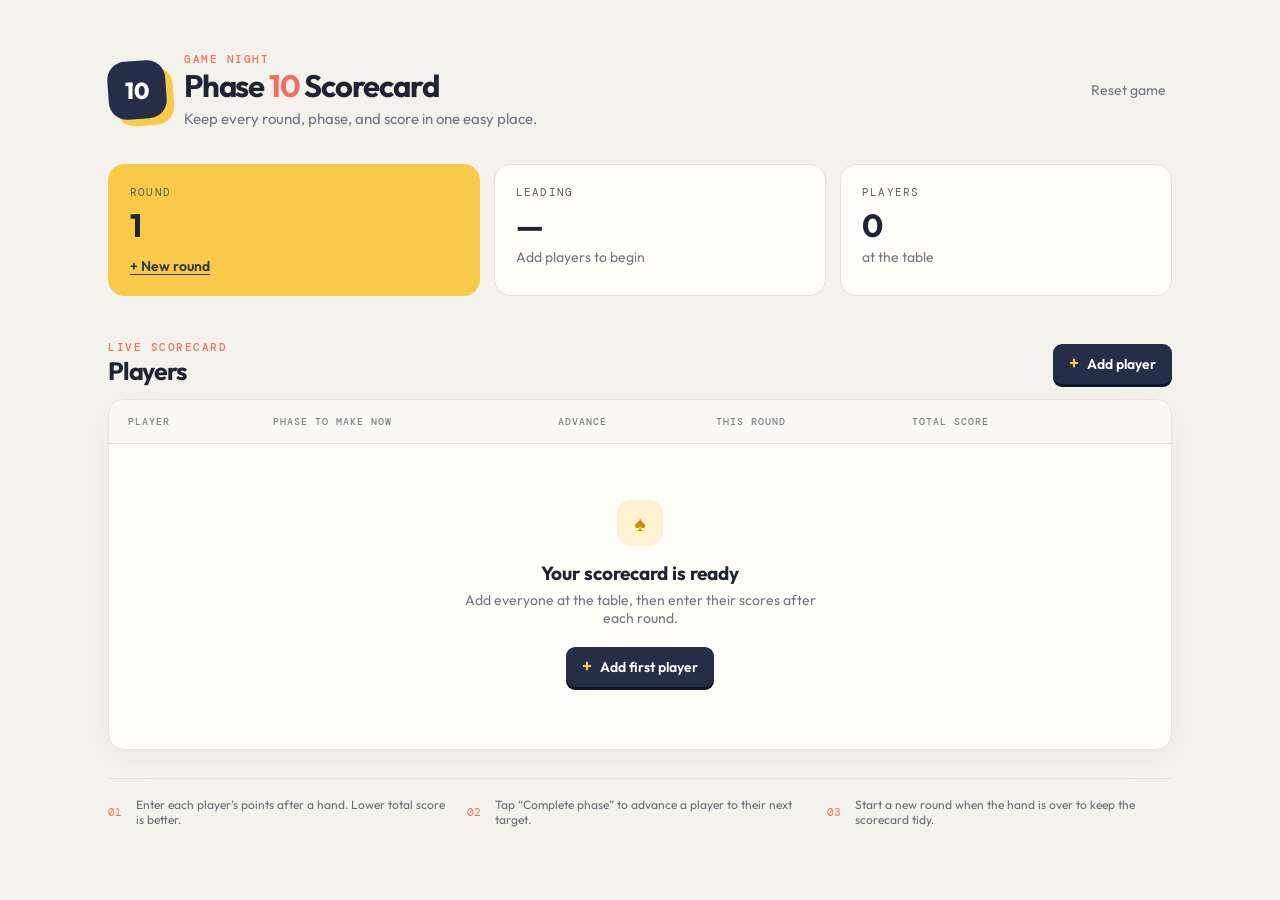
<file: index.html>
<!doctype html>
<html lang="en">
  <head>
    <meta charset="UTF-8" />
    <meta name="viewport" content="width=device-width, initial-scale=1.0" />
    <title>Phase 10 Scorecard</title>
    <link rel="preconnect" href="https://fonts.googleapis.com" />
    <link rel="preconnect" href="https://fonts.gstatic.com" crossorigin />
    <link href="https://fonts.googleapis.com/css2?family=DM+Mono:wght@400;500&family=Outfit:wght@400;500;600;700;800&display=swap" rel="stylesheet" />
    <link rel="stylesheet" href="styles.css" />
    <style>
      .phase-cell { display: flex; align-items: center; gap: 9px; }
      .phase-value { font-family: "DM Mono", monospace; font-size: 13px; font-weight: 500; white-space: nowrap; }
      .phase-actions { display: flex; align-items: center; gap: 5px; }
      .complete-phase-button { border: 1px solid #b9e5d6; border-radius: 99px; padding: 6px 9px; background: #e9f7f1; color: #28745f; font-size: 11px; font-weight: 600; white-space: nowrap; }
      .complete-phase-button:hover { background: #ccefe2; }
      .phase-down { width: 23px; height: 23px; border: 1px solid #ddd9d0; border-radius: 5px; background: #fff; color: #676a74; font-size: 16px; line-height: 1; }
      .phase-down:hover { background: #f2f1ed; color: var(--ink); }
      dialog textarea { width: 100%; border: 1px solid #d9d6cf; border-radius: 8px; padding: 11px 12px; outline: none; resize: vertical; }
      dialog textarea:focus { border-color: var(--coral); box-shadow: 0 0 0 3px rgba(243,111,93,.12); }
      .field-hint { margin: 7px 0 0; color: var(--muted); font-size: 12px; }
      @media (max-width: 720px) { table { min-width: 780px; } }
    </style>
  </head>
  <body>
    <main class="app-shell">
      <header class="hero">
        <div class="brand-mark" aria-hidden="true"><span>10</span></div>
        <div>
          <p class="eyebrow">GAME NIGHT</p>
          <h1>Phase <em>10</em> Scorecard</h1>
          <p class="subtitle">Keep every round, phase, and score in one easy place.</p>
        </div>
        <button id="reset-game" class="text-button" type="button">Reset game</button>
      </header>

      <section class="dashboard" aria-label="Game summary">
        <article class="stat-card accent-yellow">
          <span class="stat-label">ROUND</span>
          <strong id="round-number">1</strong>
          <button id="new-round" type="button">+ New round</button>
        </article>
        <article class="stat-card">
          <span class="stat-label">LEADING</span>
          <strong id="leader-name">—</strong>
          <span id="leader-detail" class="stat-detail">Add players to begin</span>
        </article>
        <article class="stat-card">
          <span class="stat-label">PLAYERS</span>
          <strong id="player-count">0</strong>
          <span class="stat-detail">at the table</span>
        </article>
      </section>

      <section class="scorecard-section">
        <div class="section-heading">
          <div>
            <p class="eyebrow">LIVE SCORECARD</p>
            <h2>Players</h2>
          </div>
          <button id="add-player" class="primary-button" type="button"><span>+</span> Add player</button>
        </div>

        <div class="table-wrap">
          <table>
            <thead>
              <tr>
                <th>PLAYER</th>
                <th>PHASE TO MAKE NOW</th>
                <th>ADVANCE</th>
                <th>THIS ROUND</th>
                <th>TOTAL SCORE</th>
                <th aria-label="Actions"></th>
              </tr>
            </thead>
            <tbody id="player-list"></tbody>
          </table>
          <div id="empty-state" class="empty-state">
            <div class="empty-icon">♠</div>
            <h3>Your scorecard is ready</h3>
            <p>Add everyone at the table, then enter their scores after each round.</p>
            <button id="empty-add-player" class="primary-button" type="button"><span>+</span> Add first player</button>
          </div>
        </div>
      </section>

      <section class="how-it-works">
        <div class="tip-number">01</div><p>Enter each player’s points after a hand. Lower total score is better.</p>
        <div class="tip-number">02</div><p>Tap “Complete phase” to advance a player to their next target.</p>
        <div class="tip-number">03</div><p>Start a new round when the hand is over to keep the scorecard tidy.</p>
      </section>
    </main>

    <dialog id="player-dialog">
      <form id="player-form" method="dialog">
        <button class="dialog-close" value="cancel" aria-label="Close" type="submit">×</button>
        <p class="eyebrow">NEW PLAYER</p>
        <h2>Add to the table</h2>
        <label for="player-name">Player names</label>
        <textarea id="player-name" name="player-name" rows="5" maxlength="250" placeholder="One name per line&#10;e.g. Jamie&#10;Alex&#10;Morgan" autocomplete="off" required></textarea>
        <p class="field-hint">Add several players at once—enter one name per line.</p>
        <div class="dialog-actions">
          <button class="secondary-button" value="cancel" type="submit">Cancel</button>
          <button class="primary-button" id="save-player" value="default" type="submit">Add player</button>
        </div>
      </form>
    </dialog>

    <template id="player-row-template">
      <tr>
        <td><div class="player-cell"><span class="avatar"></span><input class="name-input" aria-label="Player name" maxlength="22" /></div></td>
        <td><span class="phase-value">Phase 1</span></td>
        <td><div class="phase-actions"><button class="complete-phase-button" type="button">Complete phase</button><button class="phase-down" type="button" aria-label="Previous phase">−</button></div></td>
        <td><input class="score-input" type="number" min="0" max="999" inputmode="numeric" value="0" aria-label="Score this round" /></td>
        <td class="total-score">0</td>
        <td><button class="remove-button" type="button" aria-label="Remove player">×</button></td>
      </tr>
    </template>
    <script src="app.js"></script>
  </body>
</html>
</file>
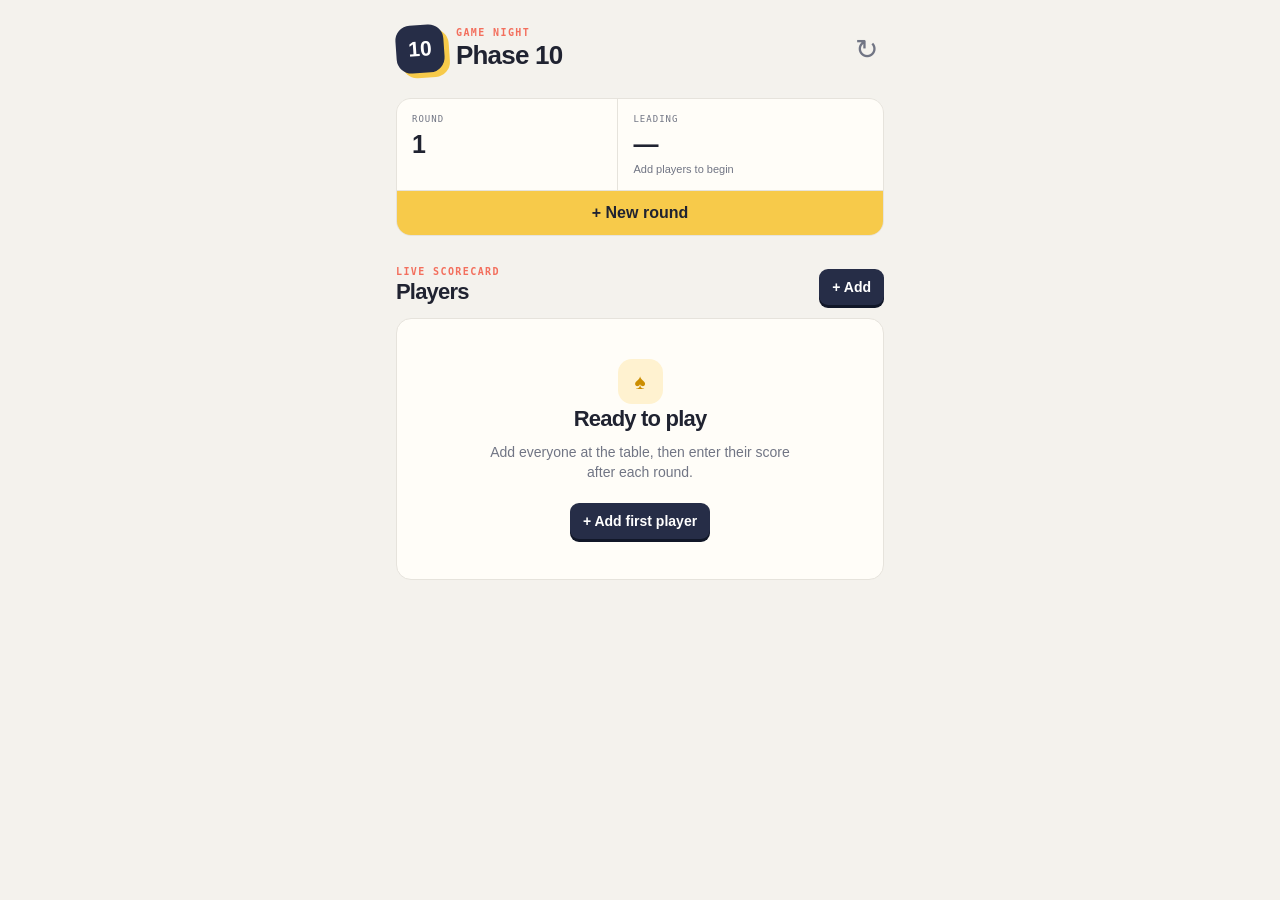
<file: ios/index.html>
<!doctype html>
<html lang="en">
  <head>
    <meta charset="utf-8">
    <meta name="viewport" content="width=device-width, initial-scale=1, viewport-fit=cover">
    <meta name="theme-color" content="#262d47">
    <meta name="apple-mobile-web-app-capable" content="yes">
    <meta name="apple-mobile-web-app-status-bar-style" content="black-translucent">
    <meta name="apple-mobile-web-app-title" content="Phase 10">
    <title>Phase 10 Scorecard</title>
    <link rel="manifest" href="manifest.webmanifest">
    <link rel="icon" href="icon.svg" type="image/svg+xml">
    <link rel="apple-touch-icon" href="icon.svg">
    <link rel="stylesheet" href="styles.css">
  </head>
  <body>
    <main>
      <header>
        <div class="app-mark" aria-hidden="true">10</div>
        <div><p>GAME NIGHT</p><h1>Phase 10</h1></div>
        <button id="reset" class="icon-button" aria-label="Reset game">↻</button>
      </header>

      <section class="summary" aria-label="Game summary">
        <div><span>ROUND</span><strong id="round">1</strong></div>
        <div><span>LEADING</span><strong id="leader">—</strong><small id="leader-detail">Add players to begin</small></div>
        <button id="new-round">+ New round</button>
      </section>

      <section class="players-section">
        <div class="section-title"><div><p>LIVE SCORECARD</p><h2>Players</h2></div><button id="add-player" class="add">+ Add</button></div>
        <div id="player-list" class="players"></div>
        <div id="empty" class="empty"><div>♠</div><h2>Ready to play</h2><p>Add everyone at the table, then enter their score after each round.</p><button class="add open-add">+ Add first player</button></div>
      </section>
    </main>

    <dialog id="player-dialog">
      <form id="player-form">
        <button type="button" class="close" aria-label="Close">×</button>
        <p>NEW PLAYER</p><h2>Add to the table</h2>
        <label for="names">Player names</label>
        <textarea id="names" rows="5" placeholder="One name per line&#10;e.g. Jamie&#10;Alex" maxlength="250" required></textarea>
        <small>Add several players at once—one name per line.</small>
        <button class="add" type="submit">Add player</button>
      </form>
    </dialog>
    <script src="app.js"></script>
    <script>if ('serviceWorker' in navigator) navigator.serviceWorker.register('./service-worker.js');</script>
  </body>
</html>
</file>
<file: styles.css>
:root { --ink:#202331; --muted:#717584; --paper:#fffdf8; --line:#e6e3dc; --yellow:#f7ca4a; --coral:#f36f5d; --mint:#74cbb5; --navy:#262d47; }
*{box-sizing:border-box} body{margin:0;background:#f4f2ed;color:var(--ink);font-family:Outfit,Arial,sans-serif} button,input{font:inherit}button{cursor:pointer}.app-shell{max-width:1120px;margin:0 auto;padding:52px 28px 36px}.hero{display:flex;align-items:center;gap:18px;margin-bottom:36px;position:relative}.brand-mark{width:58px;height:58px;display:grid;place-items:center;border-radius:18px;background:var(--navy);color:#fff;box-shadow:7px 7px 0 var(--yellow);font-weight:800;font-size:23px;transform:rotate(-4deg)}.brand-mark span{transform:rotate(4deg)}.eyebrow{margin:0 0 4px;color:var(--coral);font-family:"DM Mono",monospace;font-size:11px;font-weight:500;letter-spacing:1.5px}.hero h1,.section-heading h2,dialog h2{margin:0;font-size:31px;line-height:1.05;letter-spacing:-1.2px}.hero h1 em{font-style:normal;color:var(--coral)}.subtitle{margin:6px 0 0;color:var(--muted);font-size:15px}.text-button{margin-left:auto;border:0;background:transparent;color:var(--muted);font-size:14px}.text-button:hover{color:var(--coral);text-decoration:underline}.dashboard{display:grid;grid-template-columns:1.12fr 1fr 1fr;gap:14px;margin-bottom:44px}.stat-card{min-height:132px;padding:20px 21px;border:1px solid var(--line);border-radius:16px;background:var(--paper);display:flex;flex-direction:column;align-items:flex-start}.stat-card.accent-yellow{background:var(--yellow);border-color:var(--yellow)}.stat-label{font-family:"DM Mono",monospace;font-size:11px;color:#5b5d65;letter-spacing:1.2px}.stat-card strong{font-size:32px;line-height:1;margin:10px 0 7px;letter-spacing:-1px}.stat-card button{margin-top:auto;padding:0;border:0;background:transparent;font-size:14px;font-weight:600;color:#333746;text-decoration:underline;text-underline-offset:3px}.stat-detail{font-size:14px;color:var(--muted)}.section-heading{display:flex;align-items:end;justify-content:space-between;margin-bottom:15px}.section-heading h2{font-size:25px}.primary-button{border:0;border-radius:9px;background:var(--navy);color:white;padding:11px 16px;font-weight:600;font-size:14px;box-shadow:0 3px 0 #111728}.primary-button:hover{transform:translateY(-1px);box-shadow:0 4px 0 #111728}.primary-button span{color:var(--yellow);font-size:18px;line-height:10px;margin-right:5px}.table-wrap{background:var(--paper);border:1px solid var(--line);border-radius:16px;overflow:hidden;box-shadow:0 8px 30px rgba(39,42,52,.045)}table{width:100%;border-collapse:collapse}th{text-align:left;padding:15px 19px;background:#f9f8f4;border-bottom:1px solid var(--line);color:#7d808a;font-family:"DM Mono",monospace;font-size:10px;font-weight:500;letter-spacing:1px}td{padding:13px 19px;border-bottom:1px solid #eeece7;vertical-align:middle}tr:last-child td{border-bottom:0}.player-cell{display:flex;align-items:center;gap:10px}.avatar{display:grid;place-items:center;width:32px;height:32px;border-radius:50%;background:var(--mint);color:#244b43;font-weight:700;font-size:12px}.name-input{width:130px;border:0;background:transparent;color:var(--ink);font-weight:600;outline:none}.name-input:focus{border-bottom:2px solid var(--coral)}.phase-control{display:inline-flex;align-items:center;gap:8px;background:#f2f1ed;border-radius:8px;padding:3px}.phase-control button{width:23px;height:23px;border:0;border-radius:5px;background:#fff;color:#676a74;font-size:16px;line-height:1}.phase-control button:hover{background:var(--yellow);color:var(--ink)}.phase-value{width:18px;text-align:center;font-family:"DM Mono",monospace;font-size:13px}.score-input{width:82px;border:1px solid #dcdad4;border-radius:7px;padding:8px 9px;background:#fff;color:var(--ink);font-family:"DM Mono",monospace;font-size:14px}.score-input:focus{outline:2px solid rgba(243,111,93,.25);border-color:var(--coral)}.total-score{font-family:"DM Mono",monospace;font-size:16px;font-weight:500}.status-button{border:1px solid #dce0dd;border-radius:99px;padding:6px 10px;background:#f9faf9;color:#69706d;font-size:12px;font-weight:600;white-space:nowrap}.status-dot{display:inline-block;width:7px;height:7px;margin-right:5px;border-radius:50%;background:#abb0ae}.status-button.is-complete{background:#e9f7f1;border-color:#b9e5d6;color:#28745f}.status-button.is-complete .status-dot{background:#3ead85}.remove-button{border:0;background:transparent;color:#a5a6ac;font-size:23px;line-height:1}.remove-button:hover{color:var(--coral)}.empty-state{text-align:center;padding:56px 20px 62px}.empty-state[hidden]{display:none}.empty-icon{width:46px;height:46px;border-radius:14px;margin:0 auto 15px;display:grid;place-items:center;background:#fff2d0;color:#cc8e00;font-size:21px}.empty-state h3{margin:0 0 6px;font-size:19px}.empty-state p{max-width:360px;margin:0 auto 20px;color:var(--muted);font-size:14px}.how-it-works{display:grid;grid-template-columns:auto 1fr auto 1fr auto 1fr;align-items:center;gap:10px 14px;margin-top:28px;padding:18px 0;border-top:1px solid var(--line);color:#686c78;font-size:12px}.how-it-works p{margin:0}.tip-number{color:var(--coral);font-family:"DM Mono",monospace;font-size:11px}dialog{width:min(420px,calc(100% - 32px));border:0;border-radius:16px;padding:28px;background:var(--paper);box-shadow:0 20px 70px rgba(22,25,35,.3)}dialog::backdrop{background:rgba(28,30,39,.42)}dialog form{position:relative}dialog h2{margin-bottom:24px;font-size:26px}.dialog-close{position:absolute;right:0;top:-4px;border:0;background:transparent;font-size:25px;color:#777}.dialog-close:hover{color:var(--coral)}label{display:block;margin-bottom:7px;font-size:13px;font-weight:600}dialog input{width:100%;border:1px solid #d9d6cf;border-radius:8px;padding:11px 12px;outline:none}dialog input:focus{border-color:var(--coral);box-shadow:0 0 0 3px rgba(243,111,93,.12)}.dialog-actions{display:flex;justify-content:flex-end;gap:9px;margin-top:22px}.secondary-button{border:1px solid #d7d4cd;border-radius:9px;background:white;color:#5e6370;padding:10px 15px;font-size:14px;font-weight:600}@media(max-width:720px){.app-shell{padding:32px 16px}.hero h1{font-size:27px}.dashboard{grid-template-columns:1fr 1fr}.dashboard .stat-card:first-child{grid-column:span 2}.table-wrap{overflow-x:auto}table{min-width:760px}.how-it-works{grid-template-columns:auto 1fr;gap:9px 12px}.how-it-works p{margin-right:10px}.section-heading{align-items:center}.subtitle{font-size:13px}}@media(max-width:440px){.hero{align-items:flex-start}.brand-mark{width:48px;height:48px}.hero h1{font-size:23px}.text-button{font-size:12px}.dashboard{gap:9px}.stat-card{padding:16px;min-height:116px}.stat-card strong{font-size:27px}.primary-button{padding:10px 12px}.section-heading h2{font-size:22px}}
</file>
<file: ios/styles.css>
:root{--ink:#202331;--navy:#262d47;--paper:#fffdf8;--line:#e6e3dc;--coral:#f36f5d;--yellow:#f7ca4a;--muted:#717584}*{box-sizing:border-box}body{margin:0;background:#f4f2ed;color:var(--ink);font-family:-apple-system,BlinkMacSystemFont,"Segoe UI",sans-serif}button,input,textarea{font:inherit}button{cursor:pointer}main{max-width:520px;margin:auto;padding:calc(20px + env(safe-area-inset-top)) 16px calc(28px + env(safe-area-inset-bottom))}header{display:flex;align-items:center;gap:12px;margin:5px 0 25px}.app-mark{display:grid;place-items:center;width:48px;height:48px;border-radius:15px;background:var(--navy);color:#fff;font-weight:800;font-size:21px;box-shadow:5px 5px var(--yellow);transform:rotate(-4deg)}header p,.section-title p,dialog p{margin:0;color:var(--coral);font-family:ui-monospace,monospace;font-size:10px;letter-spacing:1.4px;font-weight:600}h1,h2{margin:2px 0 0;letter-spacing:-.8px}h1{font-size:26px}h2{font-size:22px}.icon-button{margin-left:auto;border:0;background:transparent;font-size:28px;color:var(--muted);padding:6px}.summary{display:grid;grid-template-columns:1fr 1.2fr;gap:1px;background:var(--line);border:1px solid var(--line);border-radius:15px;overflow:hidden;margin-bottom:30px}.summary>div{background:var(--paper);padding:15px}.summary span,.player-data span{display:block;color:var(--muted);font-family:ui-monospace,monospace;font-size:9px;letter-spacing:1px}.summary strong{display:block;font-size:25px;margin-top:6px;overflow:hidden;text-overflow:ellipsis}.summary small{display:block;margin-top:4px;color:var(--muted);font-size:11px}.summary button{grid-column:span 2;border:0;background:var(--yellow);padding:13px;font-weight:700;color:var(--ink)}.section-title{display:flex;justify-content:space-between;align-items:end;margin-bottom:13px}.add{border:0;border-radius:9px;background:var(--navy);color:#fff;padding:10px 13px;font-weight:700;font-size:14px;box-shadow:0 3px #111728}.players{display:grid;gap:12px}.player-card{background:var(--paper);border:1px solid var(--line);border-radius:15px;padding:14px;box-shadow:0 5px 15px #262d4708}.player-top{display:flex;align-items:center;gap:9px}.avatar{display:grid;place-items:center;width:34px;height:34px;border-radius:50%;font-size:12px;font-weight:800;color:#244b43}.name{flex:1;min-width:0;border:0;border-bottom:1px solid transparent;background:transparent;color:var(--ink);font-size:16px;font-weight:700;padding:5px 0}.name:focus{outline:0;border-color:var(--coral)}.remove{border:0;background:transparent;color:#a5a6ac;font-size:25px}.player-data{display:grid;grid-template-columns:.8fr 1.4fr .9fr;gap:9px;margin-top:14px;padding:12px 0;border-top:1px solid var(--line);border-bottom:1px solid var(--line)}.player-data strong{display:block;margin-top:5px;font-size:20px}.score{width:100%;margin-top:5px;border:1px solid #dcdad4;border-radius:7px;padding:5px 7px;background:#fff;font-family:ui-monospace,monospace;font-size:16px}.score:focus{outline:2px solid #f36f5d33;border-color:var(--coral)}.actions{display:flex;gap:8px;margin-top:12px}.actions button{flex:1;border-radius:8px;padding:9px 7px;font-size:12px;font-weight:700}.previous{border:1px solid #d7d4cd;background:#fff;color:#555}.complete{border:1px solid #b9e5d6;background:#e9f7f1;color:#28745f}.actions button:disabled{opacity:.45}.empty{text-align:center;background:var(--paper);border:1px solid var(--line);border-radius:15px;padding:40px 25px}.empty[hidden]{display:none}.empty>div{display:grid;place-items:center;width:45px;height:45px;border-radius:14px;margin:auto;background:#fff2d0;color:#cc8e00;font-size:21px}.empty p{color:var(--muted);font-size:14px;line-height:1.45;margin:10px auto 20px;max-width:300px}dialog{width:min(420px,calc(100% - 28px));border:0;border-radius:16px;padding:25px;background:var(--paper);box-shadow:0 20px 70px #16192355}dialog::backdrop{background:#1c1e276b}dialog form{display:grid;gap:10px;position:relative}dialog h2{margin:0 0 10px}.close{position:absolute;right:-4px;top:-9px;border:0;background:transparent;color:var(--muted);font-size:27px}label{font-size:13px;font-weight:700}textarea{width:100%;resize:vertical;border:1px solid #d9d6cf;border-radius:8px;padding:10px;background:#fff}textarea:focus{outline:2px solid #f36f5d33;border-color:var(--coral)}dialog small{color:var(--muted);font-size:12px;margin-bottom:8px}
</file>
